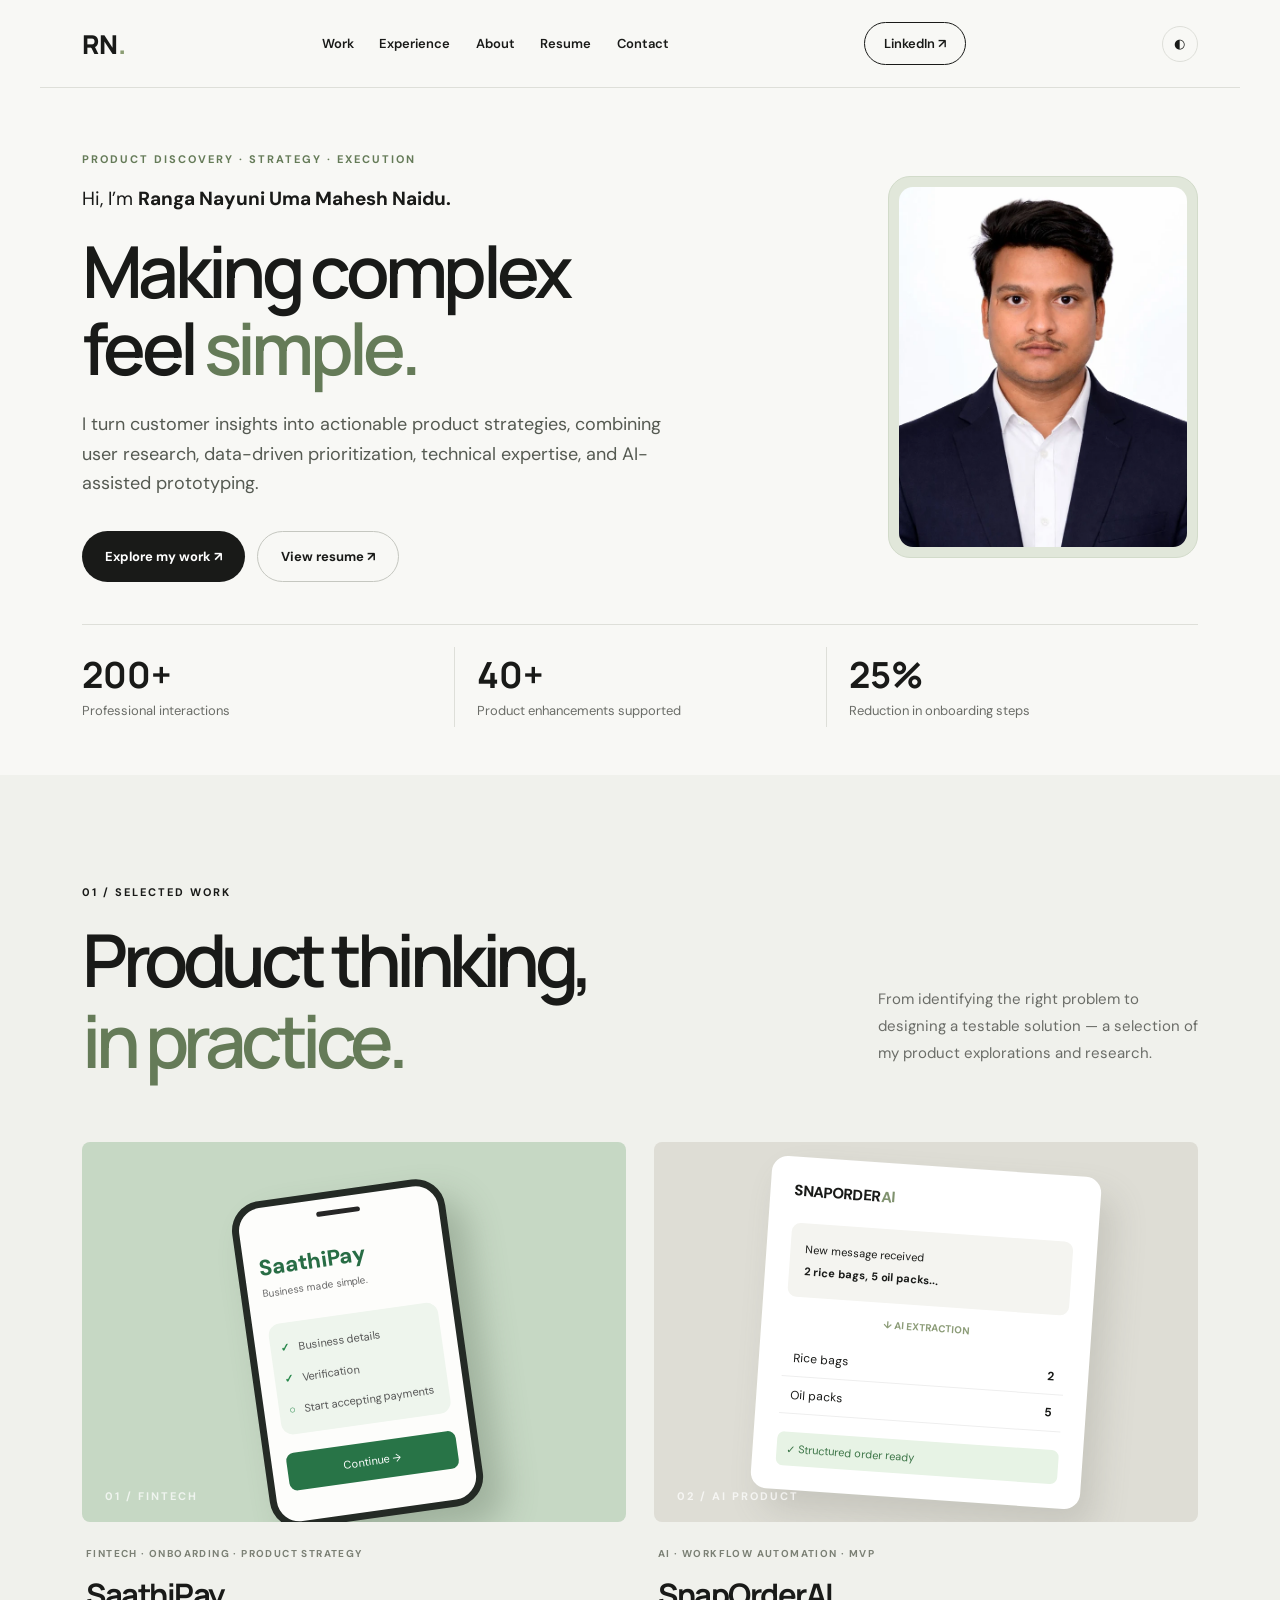
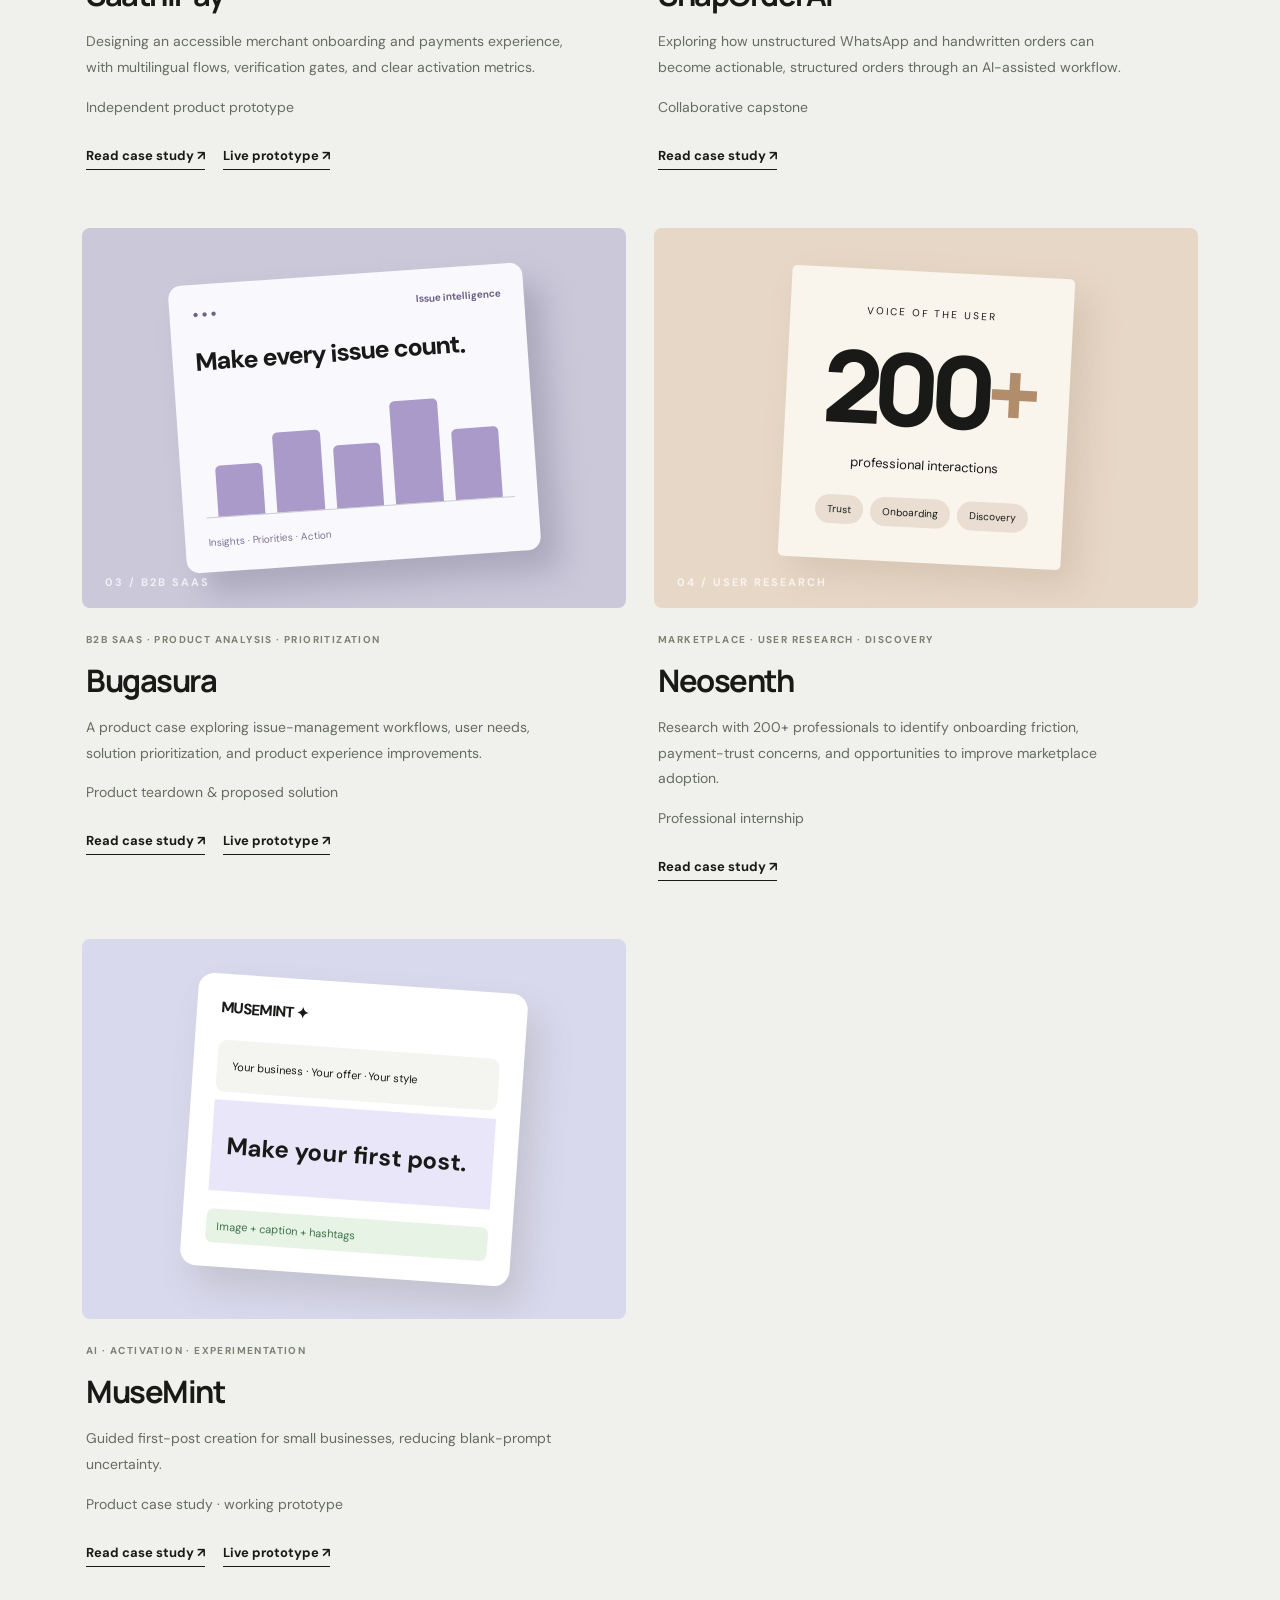
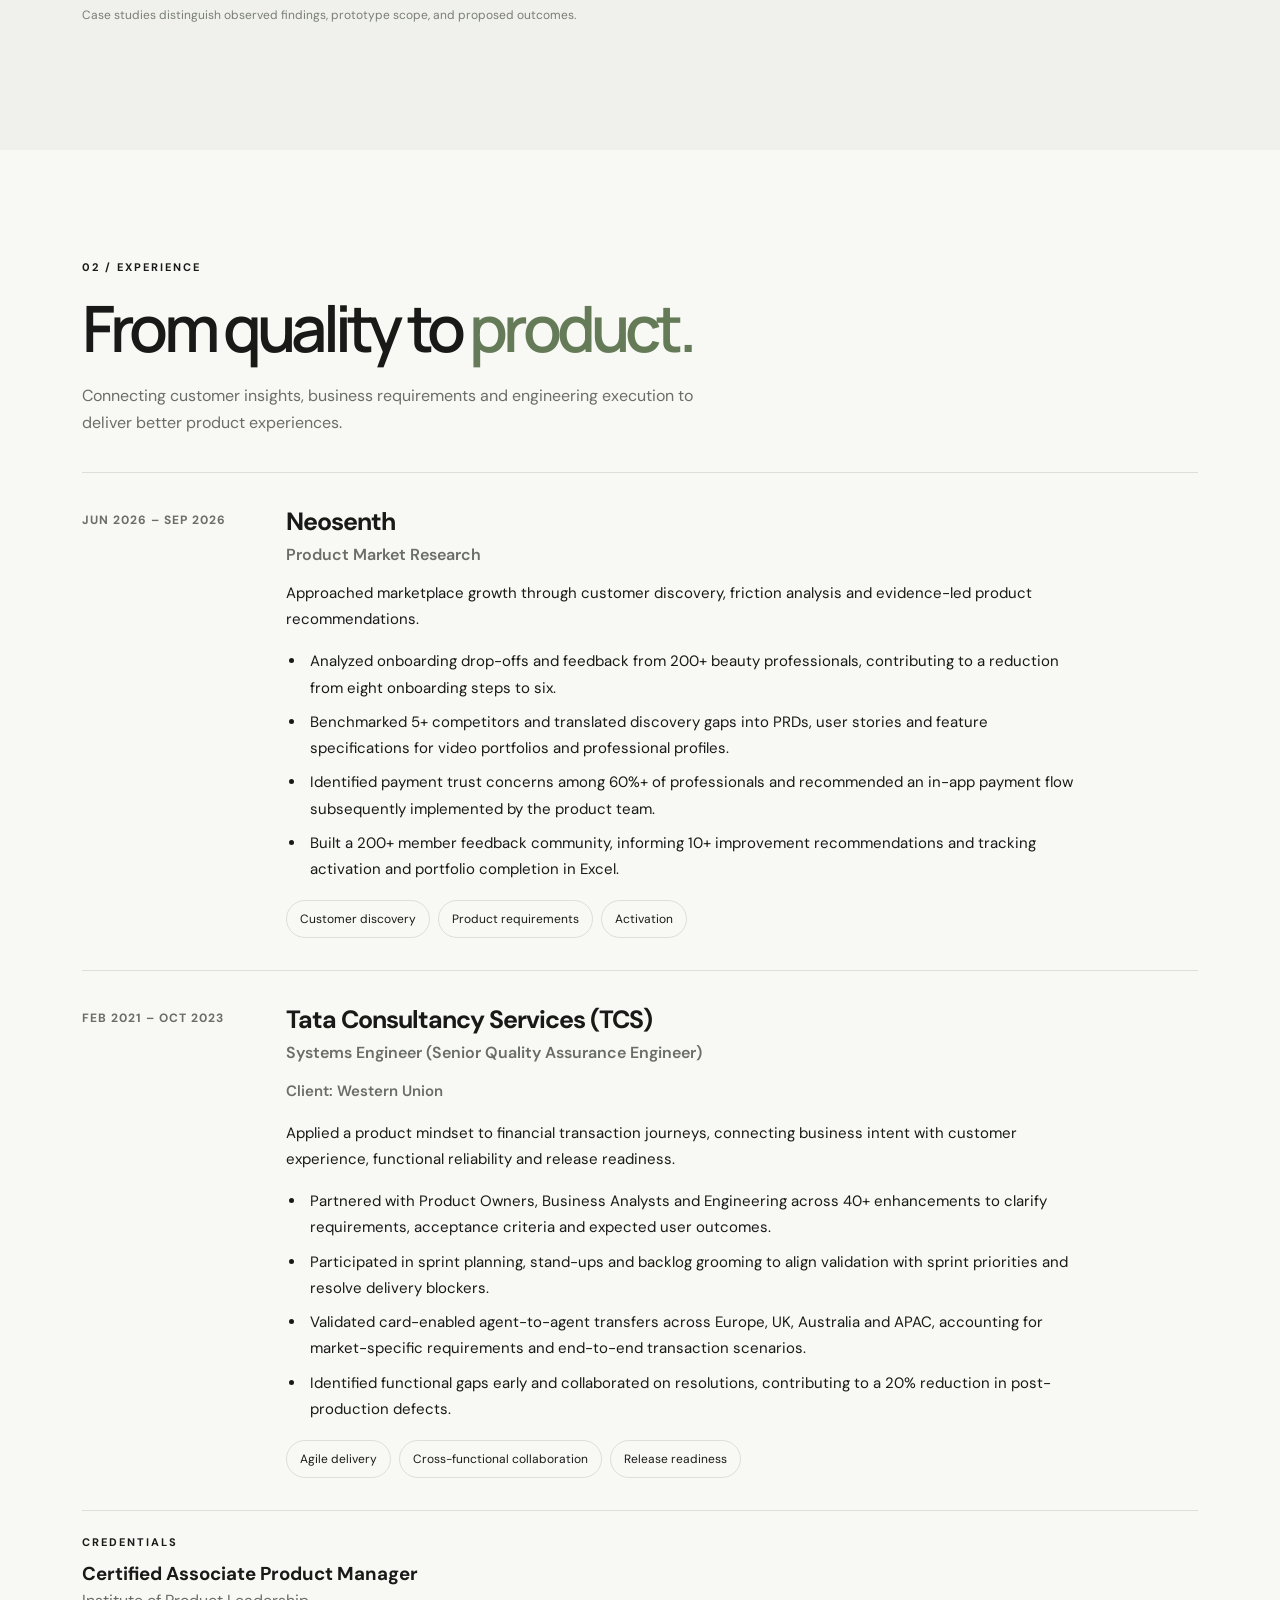
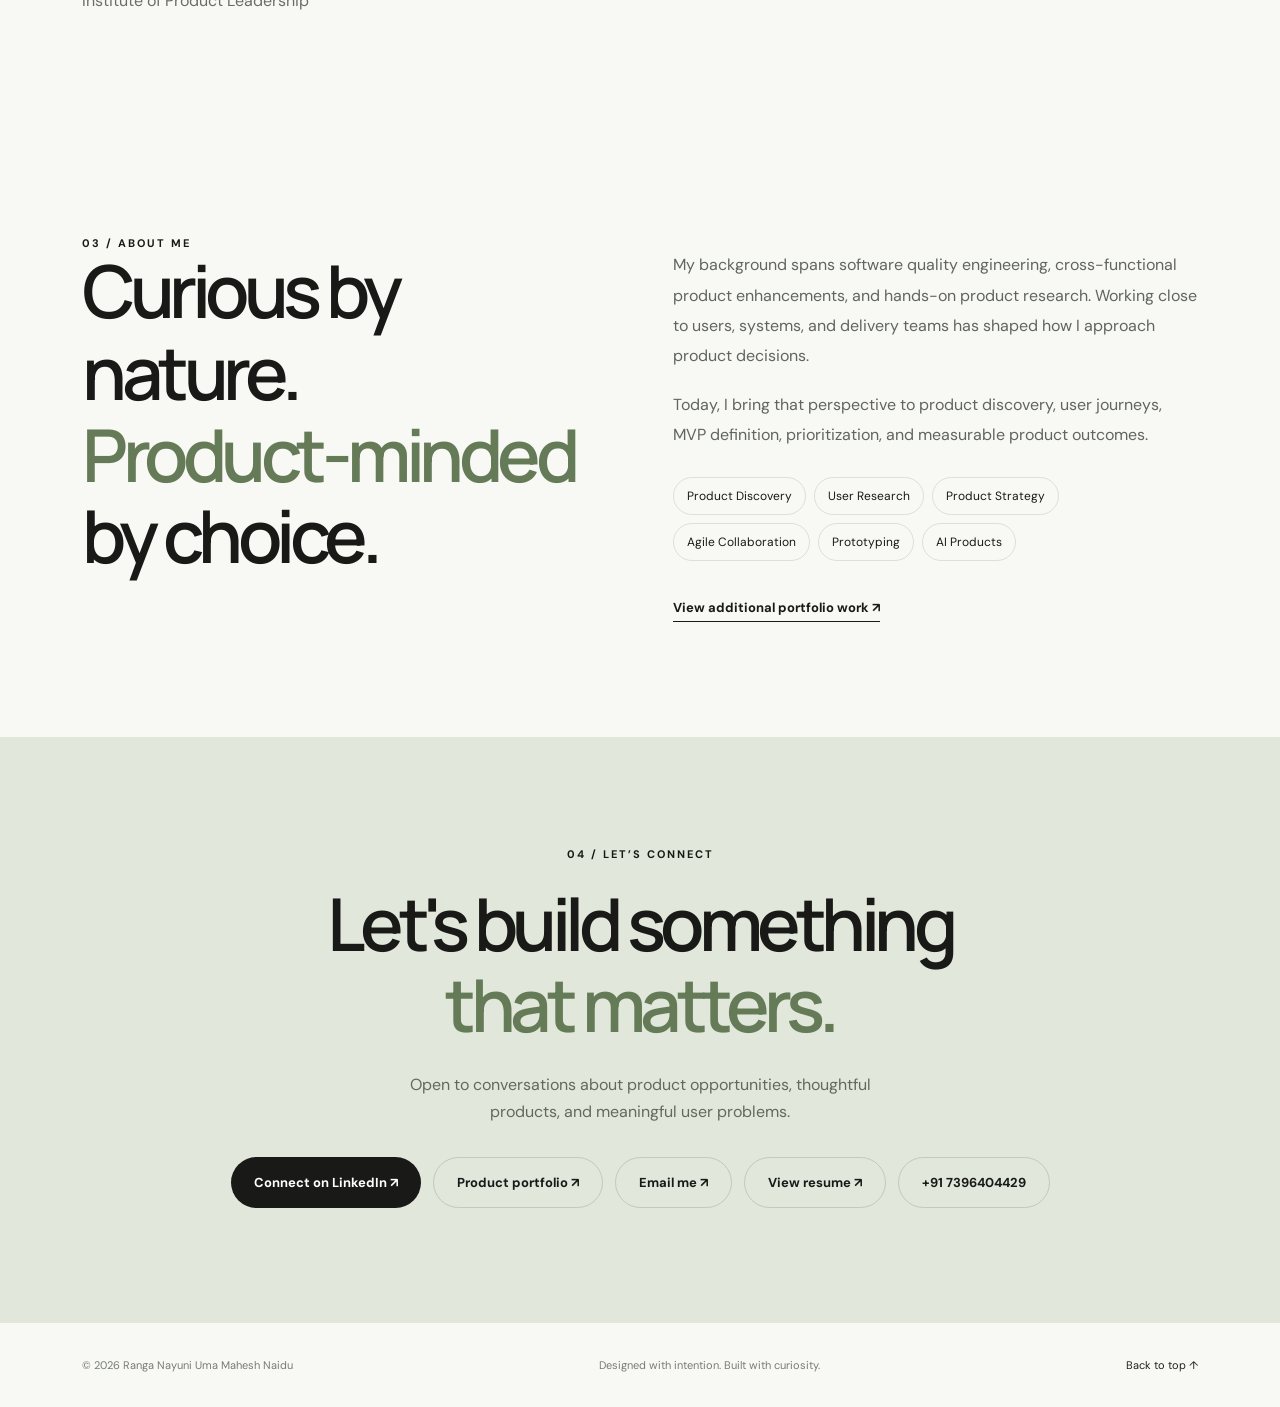
<file: index.html>
<!DOCTYPE html>

<html lang="en">
<head>
<meta charset="utf-8"/><meta content="width=device-width, initial-scale=1" name="viewport"/><meta content="#f8f8f5" name="theme-color"/>
<meta content="Ranga Nayuni Uma Mahesh Naidu — Product Management portfolio featuring fintech, AI, SaaS, and user research case studies." name="description"/>
<title>Ranga Nayuni Uma Mahesh Naidu | Product Portfolio</title>
<link href="styles.css?v=3.2" rel="stylesheet"/>
</head>
<body>
<a class="skip" href="#main">Skip to content</a>
<header class="nav wrap"><a class="wordmark" href="#home">RN<span class="dot">.</span></a><nav aria-label="Main navigation"><a href="#work">Work</a><a href="#experience">Experience</a><a href="#about">About</a><a href="resume.pdf?v=20261125-172922" rel="noopener" target="_blank">Resume</a><a href="#contact">Contact</a></nav><a class="nav-cta" href="https://www.linkedin.com/in/rnumaheshnaidu/" rel="noopener noreferrer" target="_blank">LinkedIn ↗</a><button aria-label="Toggle dark mode" id="theme">◐</button></header>
<main id="main"><section class="hero wrap" id="home"><div class="hero-grid"><div class="hero-content"><div class="eyebrow">PRODUCT DISCOVERY · STRATEGY · EXECUTION</div><p class="intro">Hi, I’m <strong>Ranga Nayuni Uma Mahesh Naidu.</strong></p><h1>Making complex<br/>feel <em>simple.</em></h1><p class="hero-copy">I turn customer insights into actionable product strategies, combining user research, data-driven prioritization, technical expertise, and AI-assisted prototyping.</p><div class="hero-actions"><a class="btn btn-dark" href="#work">Explore my work ↗</a><a class="btn btn-light" href="resume.pdf?v=20261125-172922" rel="noopener" target="_blank">View resume ↗</a></div></div><figure class="portrait"><img alt="Professional portrait of Ranga Nayuni Uma Mahesh Naidu" height="960" src="portrait.webp" width="640"/></figure></div><div class="metrics"><div><strong>200+</strong><span>Professional interactions</span></div><div><strong>40+</strong><span>Product enhancements supported</span></div><div><strong>25%</strong><span>Reduction in onboarding steps</span></div></div></section>
<section class="work section" id="work"><div class="wrap"><div class="section-heading"><div><div class="kicker">01 / SELECTED WORK</div><h2>Product thinking,<br/><em>in practice.</em></h2></div><p>From identifying the right problem to designing a testable solution — a selection of my product explorations and research.</p></div><div class="projects">
<article class="project"><div class="project-art art-fintech"><div class="mock-phone"><div class="mock-speaker"></div><div class="mock-title">SaathiPay</div><div class="mock-sub">Business made simple.</div><div class="mock-panel"><span>✓</span> Business details<br/><span>✓</span> Verification<br/><span>○</span> Start accepting payments</div><div class="mock-button">Continue →</div></div><span class="art-index">01 / FINTECH</span></div><div class="project-info"><div class="project-meta">FINTECH · ONBOARDING · PRODUCT STRATEGY</div><h3>SaathiPay</h3><p>Designing an accessible merchant onboarding and payments experience, with multilingual flows, verification gates, and clear activation metrics.</p><p class="kind">Independent product prototype</p><a class="text-link" href="saathipay.html">Read case study ↗</a> <a class="text-link secondary" href="https://rococo-babka-a88457.netlify.app" rel="noopener" target="_blank">Live prototype ↗</a></div></article>
<article class="project"><div class="project-art art-ai"><div class="order-card"><div class="order-label">SNAPORDER<span>AI</span></div><div class="order-note">New message received<br/><strong>2 rice bags, 5 oil packs...</strong></div><div class="order-arrow">↓ AI EXTRACTION</div><div class="order-row"><span>Rice bags</span><b>2</b></div><div class="order-row"><span>Oil packs</span><b>5</b></div><div class="order-success">✓ Structured order ready</div></div><span class="art-index">02 / AI PRODUCT</span></div><div class="project-info"><div class="project-meta">AI · WORKFLOW AUTOMATION · MVP</div><h3>SnapOrderAI</h3><p>Exploring how unstructured WhatsApp and handwritten orders can become actionable, structured orders through an AI-assisted workflow.</p><p class="kind">Collaborative capstone</p><a class="text-link" href="snaporder.html">Read case study ↗</a></div></article>
<article class="project"><div class="project-art art-saas"><div class="bug-panel"><div class="bug-top"><span>● ● ●</span><b>Issue intelligence</b></div><div class="bug-heading">Make every issue count.</div><div class="bug-chart"><div style="height:45%"></div><div style="height:70%"></div><div style="height:55%"></div><div style="height:90%"></div><div style="height:62%"></div></div><div class="bug-bottom">Insights · Priorities · Action</div></div><span class="art-index">03 / B2B SAAS</span></div><div class="project-info"><div class="project-meta">B2B SAAS · PRODUCT ANALYSIS · PRIORITIZATION</div><h3>Bugasura</h3><p>A product case exploring issue-management workflows, user needs, solution prioritization, and product experience improvements.</p><p class="kind">Product teardown &amp; proposed solution</p><a class="text-link" href="bugasura.html">Read case study ↗</a> <a class="text-link secondary" href="https://benevolent-crisp-55d506.netlify.app" rel="noopener" target="_blank">Live prototype ↗</a></div></article>
<article class="project"><div class="project-art art-research"><div class="research-board"><div class="research-top">VOICE OF THE USER</div><div class="research-big">200<span>+</span></div><div class="research-caption">professional interactions</div><div class="research-tags"><span>Trust</span><span>Onboarding</span><span>Discovery</span></div></div><span class="art-index">04 / USER RESEARCH</span></div><div class="project-info"><div class="project-meta">MARKETPLACE · USER RESEARCH · DISCOVERY</div><h3>Neosenth</h3><p>Research with 200+ professionals to identify onboarding friction, payment-trust concerns, and opportunities to improve marketplace adoption.</p><p class="kind">Professional internship</p><a class="text-link" href="neosenth.html">Read case study ↗</a></div></article>
<article class="project"><div class="project-art art-muse"><div class="order-card"><div class="order-label">MUSEMINT ✦</div><div class="order-note">Your business · Your offer · Your style</div><div class="creative">Make your first post.</div><div class="order-success">Image + caption + hashtags</div></div></div><div class="project-info"><div class="project-meta">AI · ACTIVATION · EXPERIMENTATION</div><h3>MuseMint</h3><p>Guided first-post creation for small businesses, reducing blank-prompt uncertainty.</p><p class="kind">Product case study · working prototype</p><a class="text-link" href="musemint.html">Read case study ↗</a> <a class="text-link secondary" href="https://magical-semifreddo-fa0683.netlify.app" rel="noopener" target="_blank">Live prototype ↗</a></div></article></div><p class="project-note">Case studies distinguish observed findings, prototype scope, and proposed outcomes.</p></div></section>
<section class="section wrap" id="experience"><div class="kicker">02 / EXPERIENCE</div><h2 class="section-title">From quality to <em>product.</em></h2><p class="experience-lead">Connecting customer insights, business requirements and engineering execution to deliver better product experiences.</p><div class="timeline"><article><div class="role-date">JUN 2026 – SEP 2026</div><div><h3>Neosenth</h3><h4>Product Market Research</h4><p>Approached marketplace growth through customer discovery, friction analysis and evidence-led product recommendations.</p><ul><li>Analyzed onboarding drop-offs and feedback from 200+ beauty professionals, contributing to a reduction from eight onboarding steps to six.</li><li>Benchmarked 5+ competitors and translated discovery gaps into PRDs, user stories and feature specifications for video portfolios and professional profiles.</li><li>Identified payment trust concerns among 60%+ of professionals and recommended an in-app payment flow subsequently implemented by the product team.</li><li>Built a 200+ member feedback community, informing 10+ improvement recommendations and tracking activation and portfolio completion in Excel.</li></ul><div class="skills"><span>Customer discovery</span><span>Product requirements</span><span>Activation</span></div></div></article><article><div class="role-date">FEB 2021 – OCT 2023</div><div><h3>Tata Consultancy Services (TCS)</h3><h4>Systems Engineer (Senior Quality Assurance Engineer)</h4><p class="client">Client: Western Union</p><p>Applied a product mindset to financial transaction journeys, connecting business intent with customer experience, functional reliability and release readiness.</p><ul><li>Partnered with Product Owners, Business Analysts and Engineering across 40+ enhancements to clarify requirements, acceptance criteria and expected user outcomes.</li><li>Participated in sprint planning, stand-ups and backlog grooming to align validation with sprint priorities and resolve delivery blockers.</li><li>Validated card-enabled agent-to-agent transfers across Europe, UK, Australia and APAC, accounting for market-specific requirements and end-to-end transaction scenarios.</li><li>Identified functional gaps early and collaborated on resolutions, contributing to a 20% reduction in post-production defects.</li></ul><div class="skills"><span>Agile delivery</span><span>Cross-functional collaboration</span><span>Release readiness</span></div></div></article></div><div class="credential"><div class="kicker">CREDENTIALS</div><h3>Certified Associate Product Manager</h3><p>Institute of Product Leadership</p></div></section><section class="about section wrap" id="about"><div class="kicker">03 / ABOUT ME</div><div class="about-grid"><h2>Curious by nature.<br/><em>Product-minded</em><br/>by choice.</h2><div><p>My background spans software quality engineering, cross-functional product enhancements, and hands-on product research. Working close to users, systems, and delivery teams has shaped how I approach product decisions.</p><p>Today, I bring that perspective to product discovery, user journeys, MVP definition, prioritization, and measurable product outcomes.</p><div class="skills"><span>Product Discovery</span><span>User Research</span><span>Product Strategy</span><span>Agile Collaboration</span><span>Prototyping</span><span>AI Products</span></div><a class="text-link" href="https://www.producttalent.com/ranga-nayuni-uma-mahesh-naidu/" rel="noopener noreferrer" target="_blank">View additional portfolio work ↗</a></div></div></section>
<section class="contact section" id="contact"><div class="wrap contact-inner"><div class="kicker">04 / LET’S CONNECT</div><h2>Let's build something<br/><em>that matters.</em></h2><p>Open to conversations about product opportunities, thoughtful products, and meaningful user problems.</p><div class="contact-actions"><a class="btn btn-dark" href="https://www.linkedin.com/in/rnumaheshnaidu/" rel="noopener noreferrer" target="_blank">Connect on LinkedIn ↗</a><a class="btn btn-light" href="https://www.producttalent.com/ranga-nayuni-uma-mahesh-naidu/" rel="noopener noreferrer" target="_blank">Product portfolio ↗</a><a class="btn btn-light" href="mailto:umamaheshnaidu1@gmail.com">Email me ↗</a><a class="btn btn-light" href="resume.pdf?v=20261125-172922" rel="noopener" target="_blank">View resume ↗</a><a class="btn btn-light" href="tel:+917396404429">+91 7396404429</a></div></div></section></main>
<footer class="wrap footer"><span>© <span id="year"></span> Ranga Nayuni Uma Mahesh Naidu</span><span>Designed with intention. Built with curiosity.</span><a href="#home">Back to top ↑</a></footer>
<script src="script.js"></script>
</body></html>
</file>
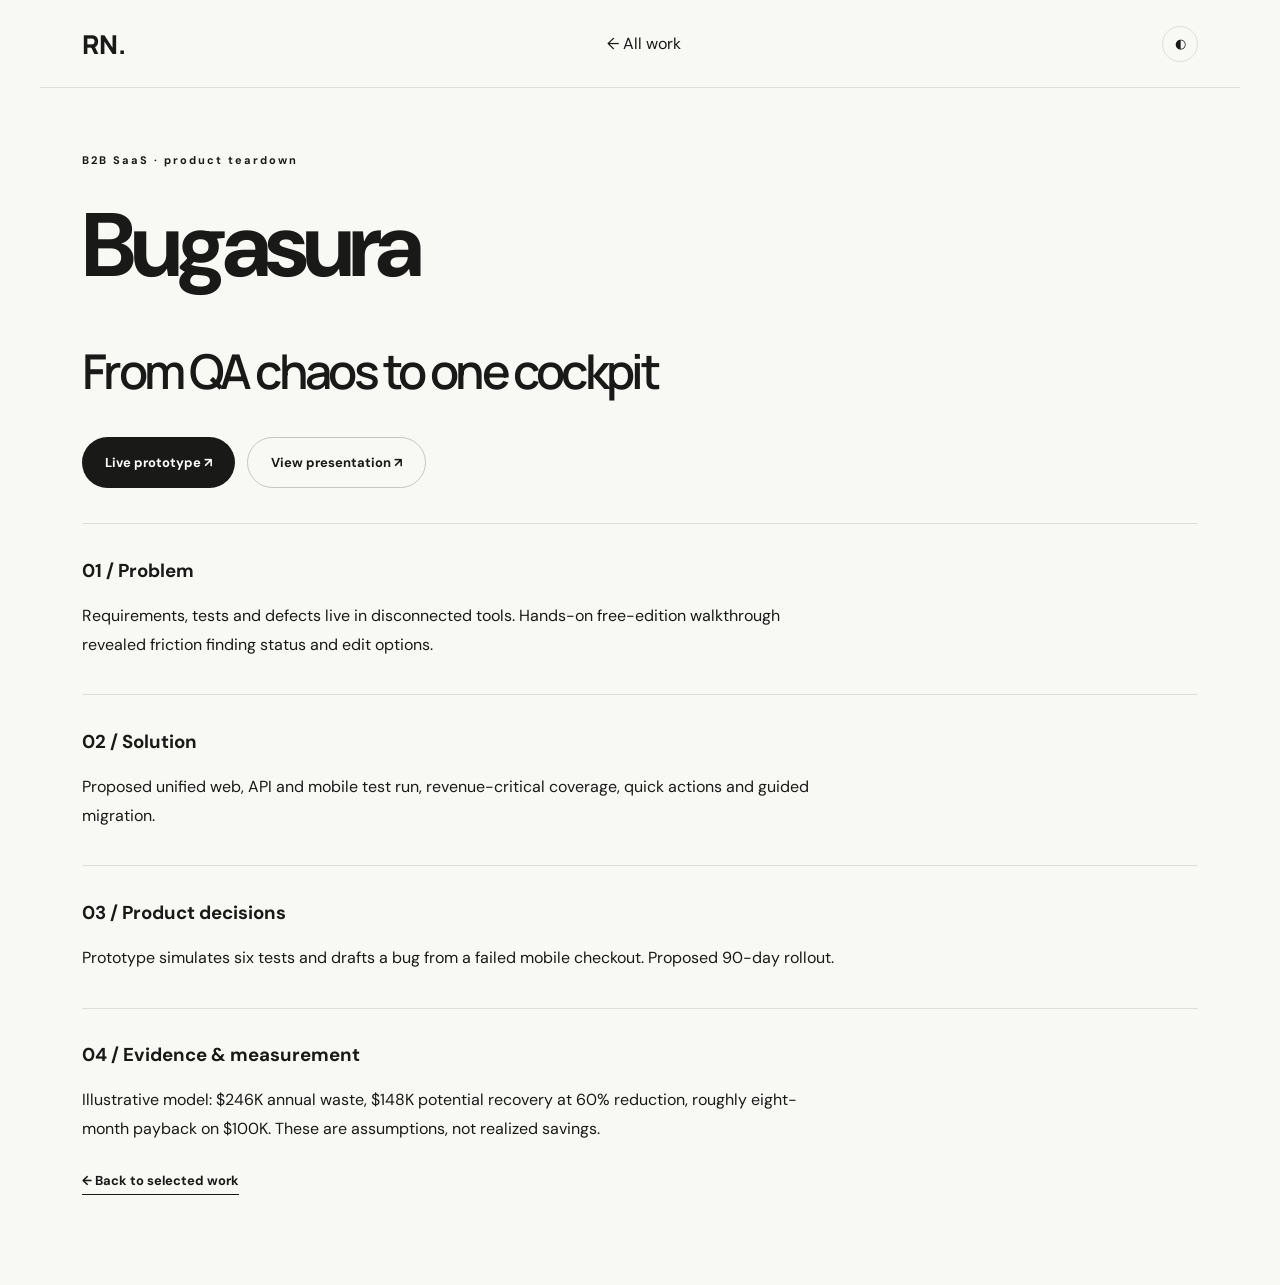
<file: bugasura.html>
<!DOCTYPE html>

<html lang="en"><head><meta charset="utf-8"/><meta content="width=device-width,initial-scale=1" name="viewport"/><title>Bugasura | Product portfolio</title><link href="styles.css?v=3" rel="stylesheet"/></head><body><header class="nav wrap"><a class="wordmark" href="index.html">RN.</a><a href="index.html#work">← All work</a><button aria-label="Toggle dark mode" id="theme">◐</button></header><main class="wrap case"><div class="kicker">B2B SaaS · product teardown</div><h1>Bugasura</h1><h2>From QA chaos to one cockpit</h2><div class="hero-actions"><a class="btn btn-dark" href="https://benevolent-crisp-55d506.netlify.app" rel="noopener" target="_blank">Live prototype ↗</a><a class="btn btn-light" href="bugasura.pdf" rel="noopener" target="_blank">View presentation ↗</a></div><section><h3>01 / Problem</h3><p>Requirements, tests and defects live in disconnected tools. Hands-on free-edition walkthrough revealed friction finding status and edit options.</p></section><section><h3>02 / Solution</h3><p>Proposed unified web, API and mobile test run, revenue-critical coverage, quick actions and guided migration.</p></section><section><h3>03 / Product decisions</h3><p>Prototype simulates six tests and drafts a bug from a failed mobile checkout. Proposed 90-day rollout.</p></section><section><h3>04 / Evidence &amp; measurement</h3><p>Illustrative model: $246K annual waste, $148K potential recovery at 60% reduction, roughly eight-month payback on $100K. These are assumptions, not realized savings.</p></section><a class="text-link" href="index.html#work">← Back to selected work</a></main><script src="script.js"></script></body></html>
</file>
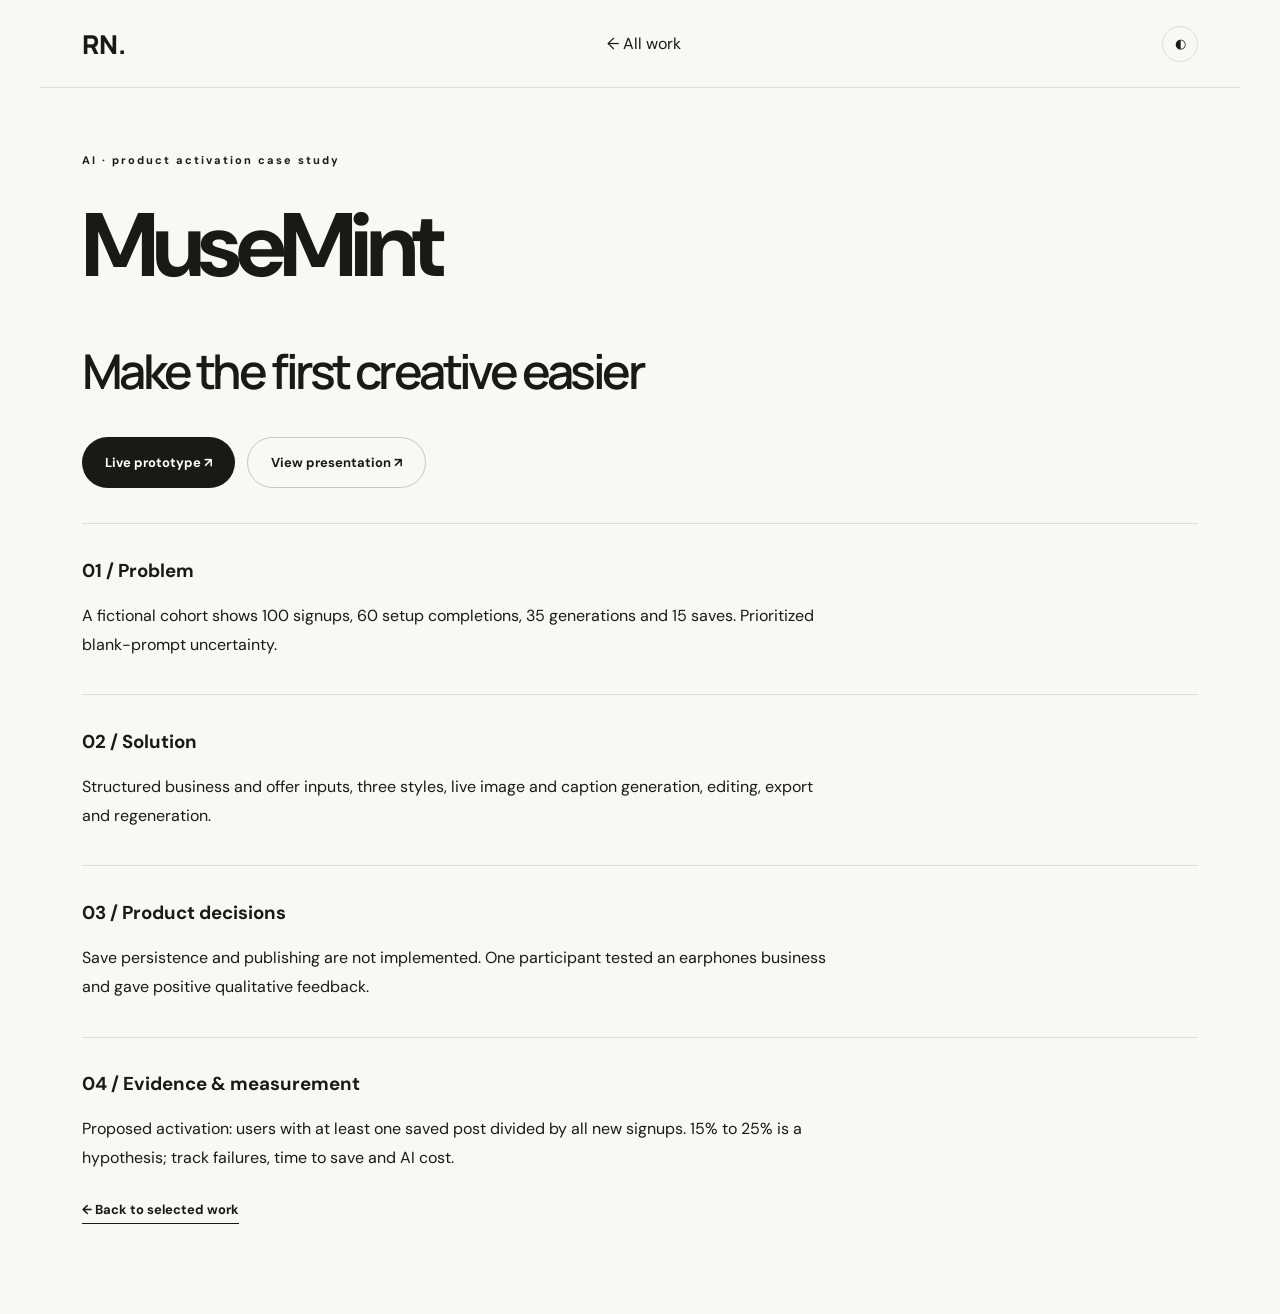
<file: musemint.html>
<!DOCTYPE html>

<html lang="en"><head><meta charset="utf-8"/><meta content="width=device-width,initial-scale=1" name="viewport"/><title>MuseMint | Product portfolio</title><link href="styles.css?v=3" rel="stylesheet"/></head><body><header class="nav wrap"><a class="wordmark" href="index.html">RN.</a><a href="index.html#work">← All work</a><button aria-label="Toggle dark mode" id="theme">◐</button></header><main class="wrap case"><div class="kicker">AI · product activation case study</div><h1>MuseMint</h1><h2>Make the first creative easier</h2><div class="hero-actions"><a class="btn btn-dark" href="https://magical-semifreddo-fa0683.netlify.app" rel="noopener" target="_blank">Live prototype ↗</a><a class="btn btn-light" href="musemint.pdf" rel="noopener" target="_blank">View presentation ↗</a></div><section><h3>01 / Problem</h3><p>A fictional cohort shows 100 signups, 60 setup completions, 35 generations and 15 saves. Prioritized blank-prompt uncertainty.</p></section><section><h3>02 / Solution</h3><p>Structured business and offer inputs, three styles, live image and caption generation, editing, export and regeneration.</p></section><section><h3>03 / Product decisions</h3><p>Save persistence and publishing are not implemented. One participant tested an earphones business and gave positive qualitative feedback.</p></section><section><h3>04 / Evidence &amp; measurement</h3><p>Proposed activation: users with at least one saved post divided by all new signups. 15% to 25% is a hypothesis; track failures, time to save and AI cost.</p></section><a class="text-link" href="index.html#work">← Back to selected work</a></main><script src="script.js"></script></body></html>
</file>
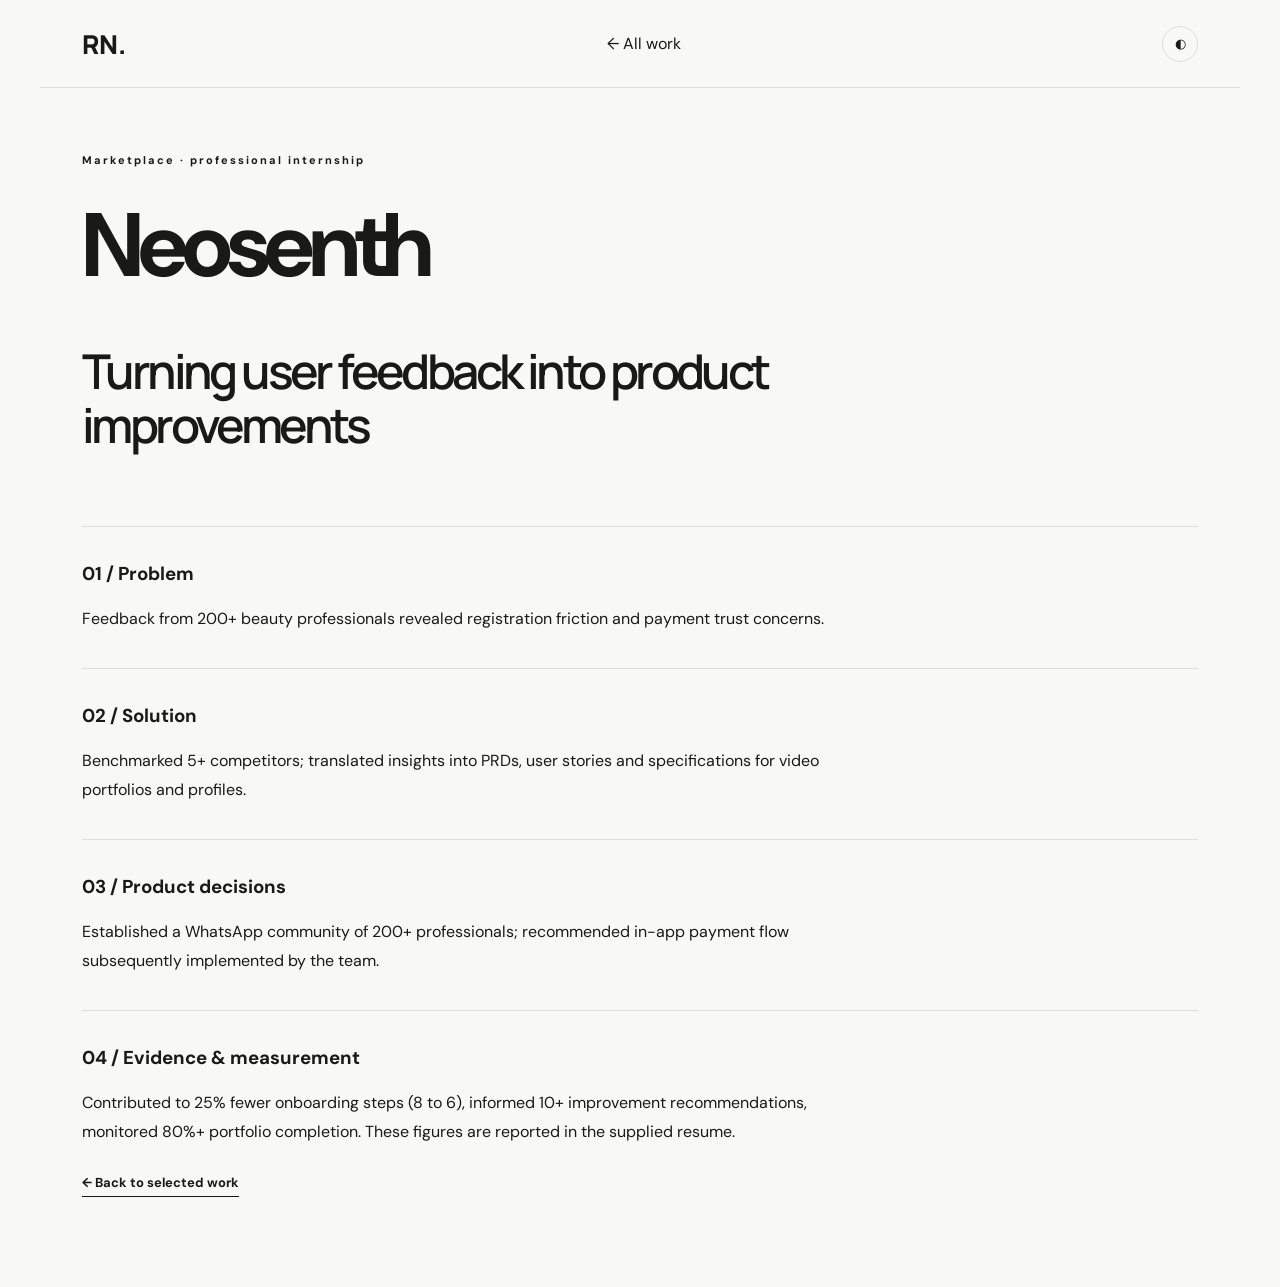
<file: neosenth.html>
<!DOCTYPE html>

<html lang="en"><head><meta charset="utf-8"/><meta content="width=device-width,initial-scale=1" name="viewport"/><title>Neosenth | Product portfolio</title><link href="styles.css?v=3" rel="stylesheet"/></head><body><header class="nav wrap"><a class="wordmark" href="index.html">RN.</a><a href="index.html#work">← All work</a><button aria-label="Toggle dark mode" id="theme">◐</button></header><main class="wrap case"><div class="kicker">Marketplace · professional internship</div><h1>Neosenth</h1><h2>Turning user feedback into product improvements</h2><div class="hero-actions"></div><section><h3>01 / Problem</h3><p>Feedback from 200+ beauty professionals revealed registration friction and payment trust concerns.</p></section><section><h3>02 / Solution</h3><p>Benchmarked 5+ competitors; translated insights into PRDs, user stories and specifications for video portfolios and profiles.</p></section><section><h3>03 / Product decisions</h3><p>Established a WhatsApp community of 200+ professionals; recommended in-app payment flow subsequently implemented by the team.</p></section><section><h3>04 / Evidence &amp; measurement</h3><p>Contributed to 25% fewer onboarding steps (8 to 6), informed 10+ improvement recommendations, monitored 80%+ portfolio completion. These figures are reported in the supplied resume.</p></section><a class="text-link" href="index.html#work">← Back to selected work</a></main><script src="script.js"></script></body></html>
</file>
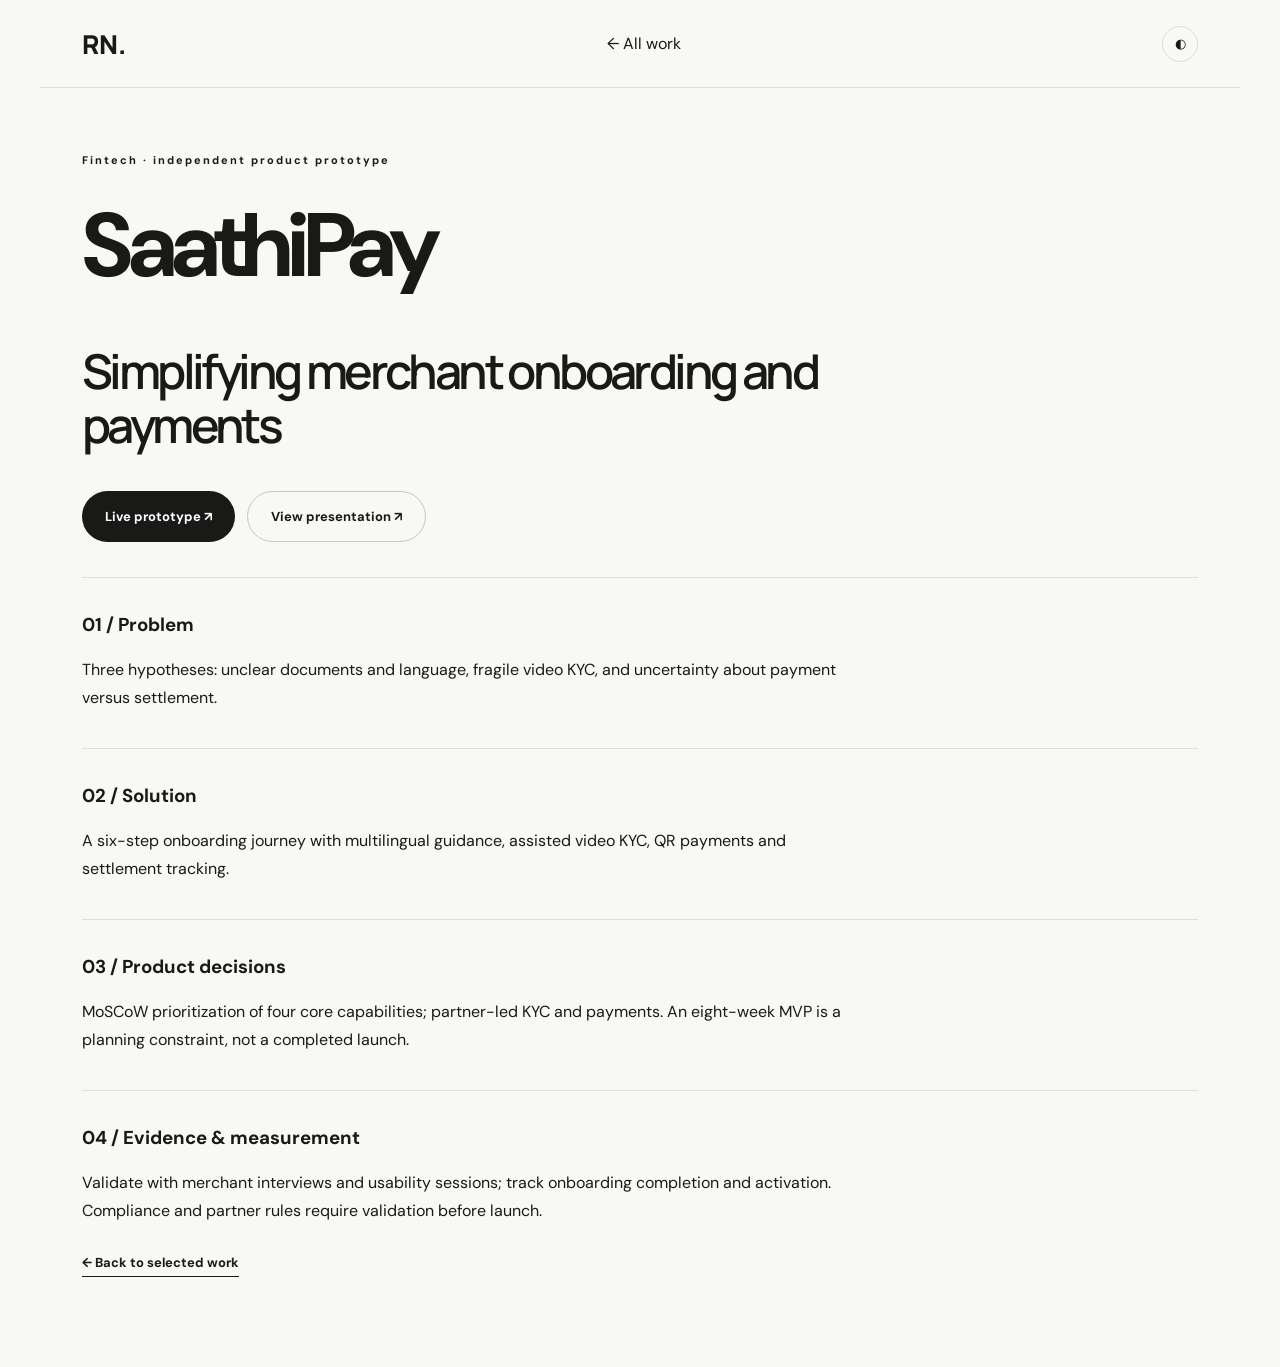
<file: saathipay.html>
<!DOCTYPE html>

<html lang="en"><head><meta charset="utf-8"/><meta content="width=device-width,initial-scale=1" name="viewport"/><title>SaathiPay | Product portfolio</title><link href="styles.css?v=3" rel="stylesheet"/></head><body><header class="nav wrap"><a class="wordmark" href="index.html">RN.</a><a href="index.html#work">← All work</a><button aria-label="Toggle dark mode" id="theme">◐</button></header><main class="wrap case"><div class="kicker">Fintech · independent product prototype</div><h1>SaathiPay</h1><h2>Simplifying merchant onboarding and payments</h2><div class="hero-actions"><a class="btn btn-dark" href="https://rococo-babka-a88457.netlify.app" rel="noopener" target="_blank">Live prototype ↗</a><a class="btn btn-light" href="saathipay.pptx" rel="noopener" target="_blank">View presentation ↗</a></div><section><h3>01 / Problem</h3><p>Three hypotheses: unclear documents and language, fragile video KYC, and uncertainty about payment versus settlement.</p></section><section><h3>02 / Solution</h3><p>A six-step onboarding journey with multilingual guidance, assisted video KYC, QR payments and settlement tracking.</p></section><section><h3>03 / Product decisions</h3><p>MoSCoW prioritization of four core capabilities; partner-led KYC and payments. An eight-week MVP is a planning constraint, not a completed launch.</p></section><section><h3>04 / Evidence &amp; measurement</h3><p>Validate with merchant interviews and usability sessions; track onboarding completion and activation. Compliance and partner rules require validation before launch.</p></section><a class="text-link" href="index.html#work">← Back to selected work</a></main><script src="script.js"></script></body></html>
</file>
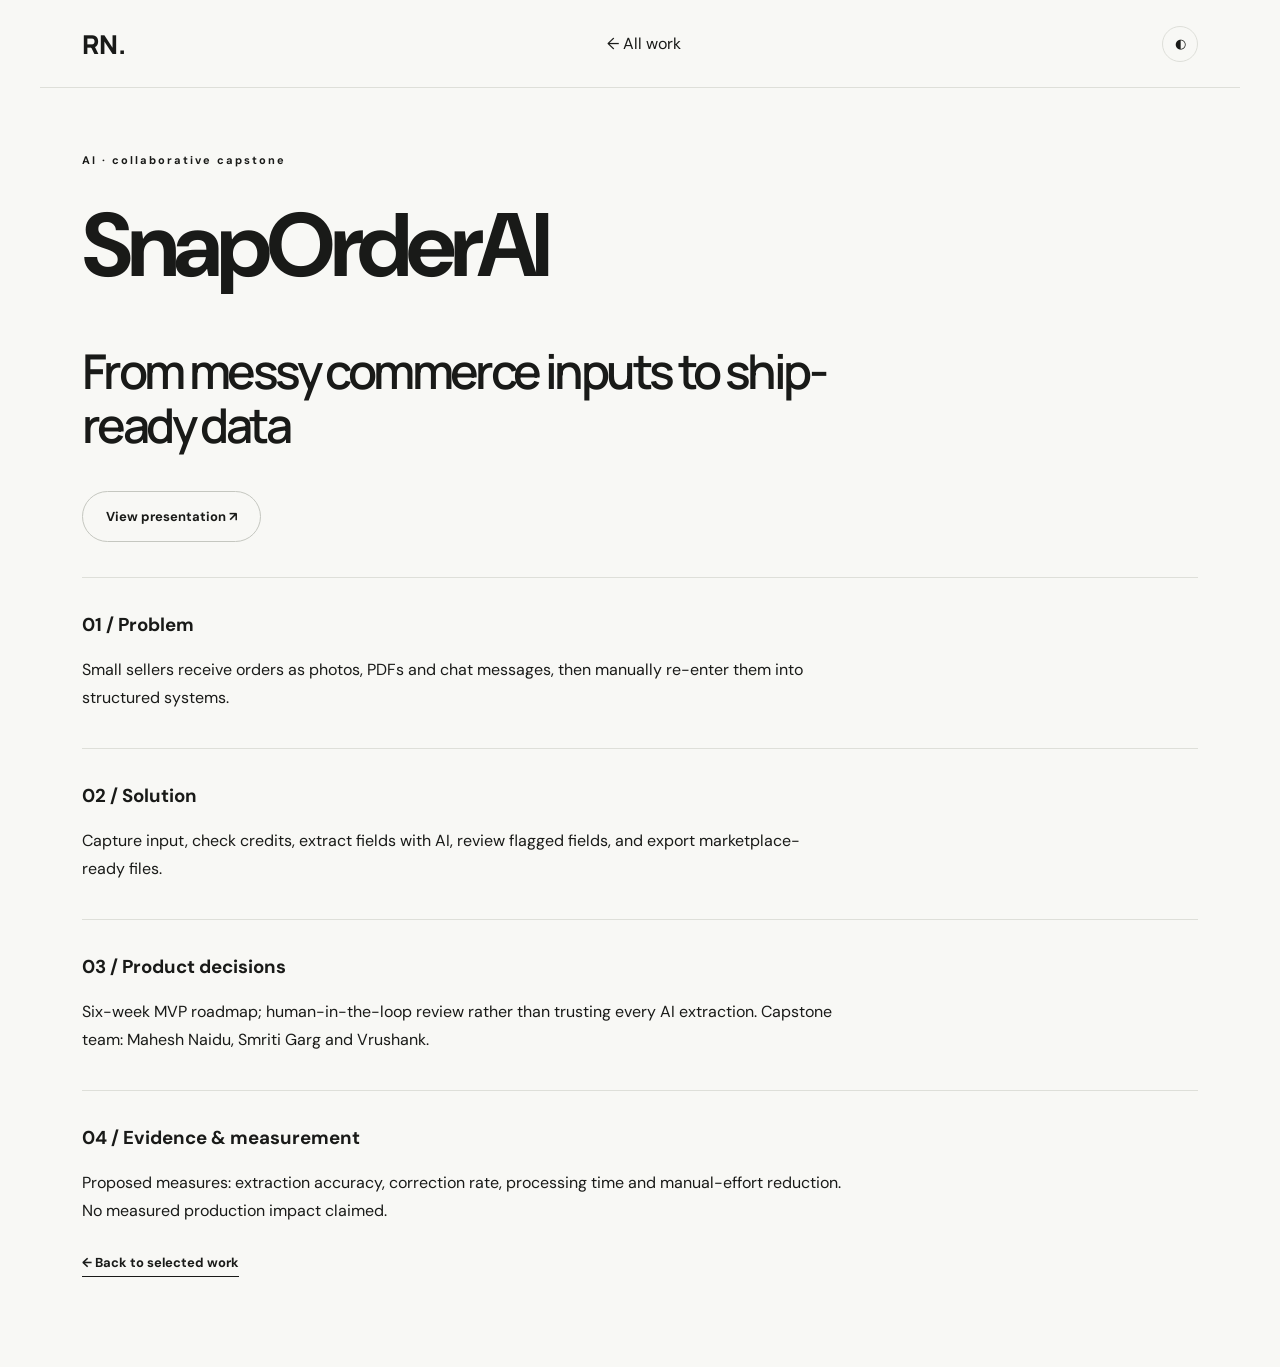
<file: snaporder.html>
<!DOCTYPE html>

<html lang="en"><head><meta charset="utf-8"/><meta content="width=device-width,initial-scale=1" name="viewport"/><title>SnapOrderAI | Product portfolio</title><link href="styles.css?v=3" rel="stylesheet"/></head><body><header class="nav wrap"><a class="wordmark" href="index.html">RN.</a><a href="index.html#work">← All work</a><button aria-label="Toggle dark mode" id="theme">◐</button></header><main class="wrap case"><div class="kicker">AI · collaborative capstone</div><h1>SnapOrderAI</h1><h2>From messy commerce inputs to ship-ready data</h2><div class="hero-actions"><a class="btn btn-light" href="snaporder.pdf" rel="noopener" target="_blank">View presentation ↗</a></div><section><h3>01 / Problem</h3><p>Small sellers receive orders as photos, PDFs and chat messages, then manually re-enter them into structured systems.</p></section><section><h3>02 / Solution</h3><p>Capture input, check credits, extract fields with AI, review flagged fields, and export marketplace-ready files.</p></section><section><h3>03 / Product decisions</h3><p>Six-week MVP roadmap; human-in-the-loop review rather than trusting every AI extraction. Capstone team: Mahesh Naidu, Smriti Garg and Vrushank.</p></section><section><h3>04 / Evidence &amp; measurement</h3><p>Proposed measures: extraction accuracy, correction rate, processing time and manual-effort reduction. No measured production impact claimed.</p></section><a class="text-link" href="index.html#work">← Back to selected work</a></main><script src="script.js"></script></body></html>
</file>
<file: styles.css>
@import url('https://fonts.googleapis.com/css2?family=DM+Sans:wght@400;500;600;700&family=Manrope:wght@400;500;600;700;800&display=swap');
:root{--bg:#f8f8f5;--ink:#191a18;--muted:#6b6d68;--line:#dedfd9;--accent:#c9d8b8}*{box-sizing:border-box}html{scroll-behavior:smooth}body{margin:0;background:var(--bg);color:var(--ink);font-family:'DM Sans',Arial,sans-serif;-webkit-font-smoothing:antialiased}a{color:inherit;text-decoration:none}.wrap{max-width:1200px;padding-left:42px;padding-right:42px;margin:auto}.skip{position:absolute;left:-9999px}.skip:focus{left:20px;top:10px;z-index:5;background:white;padding:12px}.nav{height:88px;display:flex;align-items:center;justify-content:space-between;border-bottom:1px solid var(--line)}.wordmark{font:800 26px Manrope,Arial}.dot{color:#8b9d73}.nav nav{display:flex;gap:34px;margin-left:90px}.nav nav a,.nav-cta{font-size:13px;font-weight:600}.nav a:hover,.text-link:hover{opacity:.55}.nav-cta{border:1px solid var(--ink);padding:12px 19px;border-radius:30px}.hero{min-height:690px;padding-top:112px;position:relative}.eyebrow,.kicker,.hero-foot,.project-meta,.art-index{font-size:11px;font-weight:700;letter-spacing:2px}.eyebrow{display:flex;align-items:center;gap:10px;color:#686c60}.status-dot{height:8px;width:8px;background:#8da777;border-radius:50%}.hero h1,h2{font-family:Manrope,Arial,sans-serif;font-weight:600;letter-spacing:-.075em;line-height:1.12}.hero h1{font-size:clamp(64px,9.5vw,128px);margin:26px 0}.hero h1 em,h2 em{font-style:normal;color:#8d9d80}.hero-copy{max-width:550px;font-size:20px;line-height:1.65;color:#555a52}.hero-actions,.contact-actions{display:flex;gap:12px;margin-top:32px;flex-wrap:wrap}.btn{padding:16px 23px;border-radius:40px;font-size:13px;font-weight:700;display:inline-flex;gap:30px;align-items:center;justify-content:space-between;transition:transform .2s}.btn:hover{transform:translateY(-3px)}.btn-dark{background:var(--ink);color:white}.btn-light{border:1px solid #c5c7c0}.hero-foot{display:flex;justify-content:space-between;color:#777b73;margin-top:100px;padding-bottom:28px}.section{padding-top:110px;padding-bottom:115px}.work{background:#f0f1ec}.section-heading{display:flex;justify-content:space-between;align-items:end;gap:40px;margin-bottom:60px}.section-heading h2,.about h2,.contact h2{font-size:clamp(46px,5.7vw,75px);margin:20px 0 0}.section-heading p{max-width:320px;color:var(--muted);line-height:1.8;font-size:15px}.projects{display:grid;grid-template-columns:1fr 1fr;gap:58px 28px}.project-art{height:380px;position:relative;overflow:hidden;border-radius:8px;display:flex;justify-content:center;align-items:center}.art-index{position:absolute;bottom:19px;left:23px;color:#ffffffb8}.art-fintech{background:#c6d8c4}.art-ai{background:#deddd5}.art-saas{background:#cac8d9}.art-research{background:#e7d7c6}.mock-phone{width:215px;height:330px;background:#fdfdfb;border:7px solid #242a25;border-radius:30px;padding:26px 15px 15px;box-shadow:18px 22px 35px #50644e55;transform:rotate(-8deg) translateY(22px)}.mock-speaker{height:5px;width:44px;background:#262626;border-radius:10px;margin:-14px auto 28px}.mock-title{font-weight:800;font-size:22px;color:#286d45}.mock-sub{font-size:10px;margin:5px 0 25px;color:#666}.mock-panel{font-size:11px;line-height:2.8;background:#eef5ed;border-radius:12px;padding:10px;color:#555}.mock-panel span{color:#26874a;font-weight:bold;margin-right:6px}.mock-button{margin-top:18px;background:#287447;color:white;text-align:center;padding:12px;border-radius:8px;font-size:11px}.order-card{width:76%;max-width:330px;background:#fff;border-radius:16px;padding:24px;box-shadow:14px 20px 35px #69675d33;transform:rotate(4deg)}.order-label{font-size:15px;font-weight:800;letter-spacing:-.6px}.order-label span{color:#80926f}.order-note{background:#f4f4f0;padding:15px;margin:22px 0 8px;font-size:11px;line-height:2;border-radius:9px}.order-arrow{text-align:center;color:#8c9c78;font-size:10px;font-weight:700;margin:15px}.order-row{display:flex;justify-content:space-between;padding:10px;border-bottom:1px solid #eee;font-size:12px}.order-success{margin-top:18px;background:#e7f3e5;color:#3c7547;padding:10px;border-radius:7px;font-size:11px}.bug-panel{width:80%;max-width:355px;background:#f9f8fd;padding:23px;border-radius:13px;transform:rotate(-4deg);box-shadow:18px 22px 30px #5b537044}.bug-top{display:flex;justify-content:space-between;font-size:10px;color:#6d6186}.bug-heading{font-size:25px;font-weight:800;letter-spacing:-1px;margin:25px 0}.bug-chart{height:115px;display:flex;align-items:end;gap:12px;padding:0 12px;border-bottom:1px solid #ccc}.bug-chart div{flex:1;background:#a99ac9;border-radius:5px 5px 0 0}.bug-bottom{font-size:10px;color:#7c7293;margin-top:18px}.research-board{text-align:center;transform:rotate(3deg);padding:35px;background:#f9f4ec;box-shadow:15px 15px 35px #927c6533;border-radius:5px}.research-top{font-size:10px;letter-spacing:2px}.research-big{font:800 100px Manrope;letter-spacing:-10px}.research-big span{color:#b28d6b}.research-caption{font-size:13px}.research-tags{display:flex;gap:7px;margin-top:25px}.research-tags span{font-size:10px;background:#e9ded1;padding:8px 12px;border-radius:20px}.project-info{padding:25px 4px 0}.project-meta{font-size:10px;color:#7b8075;letter-spacing:1.4px}.project h3{font:700 31px Manrope;letter-spacing:-1.5px;margin:13px 0}.project p{color:#666b63;font-size:14px;line-height:1.85;max-width:480px}.text-link{display:inline-block;font-weight:700;font-size:13px;margin-top:12px;border-bottom:1px solid currentColor;padding-bottom:5px}.muted-link{color:#858981;cursor:default}.project-note{font-size:12px;color:#797e75;margin-top:40px}.about-grid{display:grid;grid-template-columns:1fr 1fr;gap:65px}.about h2{margin-top:0}.about-grid>div p{font-size:16px;line-height:1.9;color:#60665d;margin:0 0 18px}.skills{display:flex;gap:8px;flex-wrap:wrap;margin:26px 0}.skills span{font-size:12px;padding:10px 13px;border:1px solid var(--line);border-radius:25px}.contact{background:#e1e7da;text-align:center}.contact h2{margin:22px auto}.contact p{font-size:16px;color:#606b5d;max-width:480px;margin:25px auto;line-height:1.7}.contact-actions{justify-content:center}.footer{display:flex;justify-content:space-between;gap:15px;padding-top:35px;padding-bottom:35px;font-size:11px;color:#777d72}.footer a{color:#222}@media(max-width:700px){.wrap{padding-left:22px;padding-right:22px}.nav{height:74px}.nav nav{gap:15px;margin:0}.nav-cta{display:none}.hero{min-height:650px;padding-top:115px}.hero h1{font-size:clamp(58px,12vw,88px)}.hero-copy{font-size:17px}.hero-foot{margin-top:95px;font-size:9px;gap:20px}.section{padding-top:75px;padding-bottom:80px}.section-heading{display:block}.section-heading p{margin-top:25px}.projects{grid-template-columns:1fr;gap:50px}.project-art{height:330px}.about-grid{grid-template-columns:1fr;gap:30px}.footer{flex-wrap:wrap;line-height:1.7}.section-heading h2,.about h2,.contact h2{font-size:48px}}@media(prefers-reduced-motion:reduce){html{scroll-behavior:auto}.btn{transition:none}}
.hero{min-height:0;padding-top:75px;padding-bottom:55px}.hero-grid{display:grid;grid-template-columns:1.55fr 1fr;align-items:center;gap:48px}.hero h1{font-size:clamp(48px,6.4vw,92px)}.intro{font-size:17px;margin-top:25px}.portrait{margin:0;background:#e1e7da;padding:14px;border-radius:18px;max-width:340px;justify-self:end}.portrait img{width:100%;height:auto;display:block;border-radius:10px;aspect-ratio:4/5;object-fit:cover;object-position:center 25%}.portrait figcaption{font-size:11px;text-align:center;padding:12px 0 0;color:#475340}.metrics{display:grid;grid-template-columns:repeat(3,1fr);gap:20px;border-top:1px solid var(--line);margin-top:55px;padding-top:25px}.metrics div{font-size:13px;color:var(--muted)}.metrics strong{display:block;font:700 36px Manrope,Arial;color:var(--ink)}.section-title{font-size:clamp(42px,5vw,70px)}.timeline article{border-top:1px solid var(--line);padding:24px 0}.timeline span,.kind{font-size:12px;color:var(--muted)}.timeline p,.case p{line-height:1.8;max-width:760px}.secondary{margin-left:14px}.art-muse{background:#d9d9ed}.creative{background:#e9e6fa;padding:30px 15px;font-size:24px;font-weight:700}.case{padding-top:65px;padding-bottom:90px}.case h1{font-size:clamp(45px,8vw,90px);letter-spacing:-.06em;margin:20px 0}.case h2{font-size:clamp(28px,4vw,48px);max-width:800px}.case section{border-top:1px solid var(--line);margin-top:35px;padding-top:15px}.nav{position:sticky;top:0;background:var(--bg);z-index:10}.nav nav{margin-left:0}section[id]{scroll-margin-top:90px}#theme{border:1px solid var(--line);background:transparent;color:var(--ink);border-radius:50%;width:36px;height:36px;cursor:pointer}.dark{--bg:#1c211d;--ink:#f2f4ef;--muted:#b9c2b5;--line:#414a40}.dark .work,.dark .contact{background:#293329}.dark .hero-copy,.dark .project p,.dark .about-grid>div p,.dark .contact p,.dark .footer a{color:#c5cfc0}.dark .btn-dark{background:#dce7d5;color:#202820}.dark .project-art{color:#191a18}.dark .eyebrow,.dark .project-meta{color:#b9c2b5}.hero h1 em,h2 em{color:#657b58}.dark .hero h1 em,.dark h2 em{color:#a9bf9b}@media(max-width:700px){.hero-grid{grid-template-columns:1fr;gap:30px}.portrait{justify-self:start;max-width:250px}.hero{padding-top:40px;min-height:0}.metrics{gap:12px}.metrics strong{font-size:28px}.nav nav{gap:10px}.nav nav a{font-size:11px}.nav{gap:8px}.secondary{margin-left:8px}}

/* V3: responsive editorial hero and experience */
.hero.wrap{padding-top:64px;padding-bottom:48px;min-height:0}.hero-grid{display:grid;grid-template-columns:minmax(0,1.65fr) minmax(0,1fr);gap:clamp(24px,5vw,72px);align-items:center}.hero-content{min-width:0}.hero .intro{margin:20px 0 0;font-weight:600}.hero h1{font-size:clamp(42px,5.6vw,78px);line-height:1.08;letter-spacing:-.065em;margin:22px 0}.hero-copy{font-size:18px;margin:0;max-width:540px}.portrait{width:100%;max-width:310px;margin:0;justify-self:end;padding:12px;background:#e1e7da;border:1px solid #d2dbca;border-radius:22px}.portrait img{display:block;width:100%;height:auto;aspect-ratio:4/5;object-fit:cover;object-position:center 15%;border-radius:14px}.portrait figcaption{padding:14px 4px 6px;display:grid;gap:5px;line-height:1.5}.portrait figcaption strong{font-size:13px}.portrait figcaption span{font-size:11px}.metrics{margin-top:42px;padding:22px 0 0;display:grid;grid-template-columns:repeat(3,minmax(0,1fr));gap:0;border-top:1px solid var(--line)}.metrics>div{padding:6px 22px;border-left:1px solid var(--line);display:flex;flex-direction:column;gap:5px}.metrics>div:first-child{border-left:0;padding-left:0}.metrics strong{font-size:36px;line-height:1.2}.metrics span{line-height:1.5}.section-title{font-size:clamp(40px,5vw,68px);margin:18px 0}.experience-lead{color:var(--muted);max-width:650px;line-height:1.7;margin-bottom:36px}.timeline article{display:grid;grid-template-columns:180px minmax(0,1fr);gap:24px;padding:32px 0;border-top:1px solid var(--line)}.role-date{font-size:12px;font-weight:700;letter-spacing:1px;color:var(--muted);padding-top:7px}.timeline h3{font-size:25px;margin:0 0 6px;letter-spacing:-.04em}.timeline h4{font-size:16px;margin:0 0 14px;color:var(--muted);font-weight:600}.timeline p,.timeline li{font-size:15px;line-height:1.75;max-width:780px}.timeline ul{padding-left:20px;margin:16px 0}.timeline li{padding-left:4px;margin:8px 0}.timeline .skills{margin:18px 0 0}.timeline .skills span{color:var(--ink)}.client{font-weight:600;color:var(--muted)}.credential{border-top:1px solid var(--line);padding:24px 0 0}.credential h3{margin:12px 0 4px}.credential p{color:var(--muted);margin:0}.nav nav{margin:0}.contact-actions{display:flex;flex-wrap:wrap;justify-content:center}.dark .portrait{background:#dce5d5}.dark .portrait figcaption{color:#293329}.dark .nav-cta{color:var(--ink)}@media(max-width:760px){.hero.wrap{padding-top:36px;padding-bottom:32px}.hero-grid{grid-template-columns:1fr;gap:28px}.hero h1{font-size:clamp(40px,9vw,65px)}.portrait{justify-self:center;max-width:240px}.metrics{margin-top:28px}.metrics>div{padding:4px 9px}.metrics strong{font-size:26px}.metrics span{font-size:11px}.timeline article{grid-template-columns:1fr;gap:10px}.nav nav{gap:10px}.nav nav a{font-size:11px}.nav-cta{display:none}.nav{height:74px}.hero-copy{font-size:16px}}

/* V3.2 */
.hero .intro{font-weight:400;font-size:19px}.hero .intro strong{font-weight:750}.hero .eyebrow{color:#657b58}.dark .hero .eyebrow{color:#b9c2b5}.portrait{padding:10px}.hero-copy{max-width:590px}.nav nav{gap:clamp(10px,2vw,28px)}@media(max-width:760px){.nav{height:auto;min-height:74px;flex-wrap:wrap;padding-top:12px;padding-bottom:12px}.nav nav{order:3;width:100%;justify-content:space-between;gap:6px}.hero .intro{font-size:17px}section[id]{scroll-margin-top:120px}}
</file>
